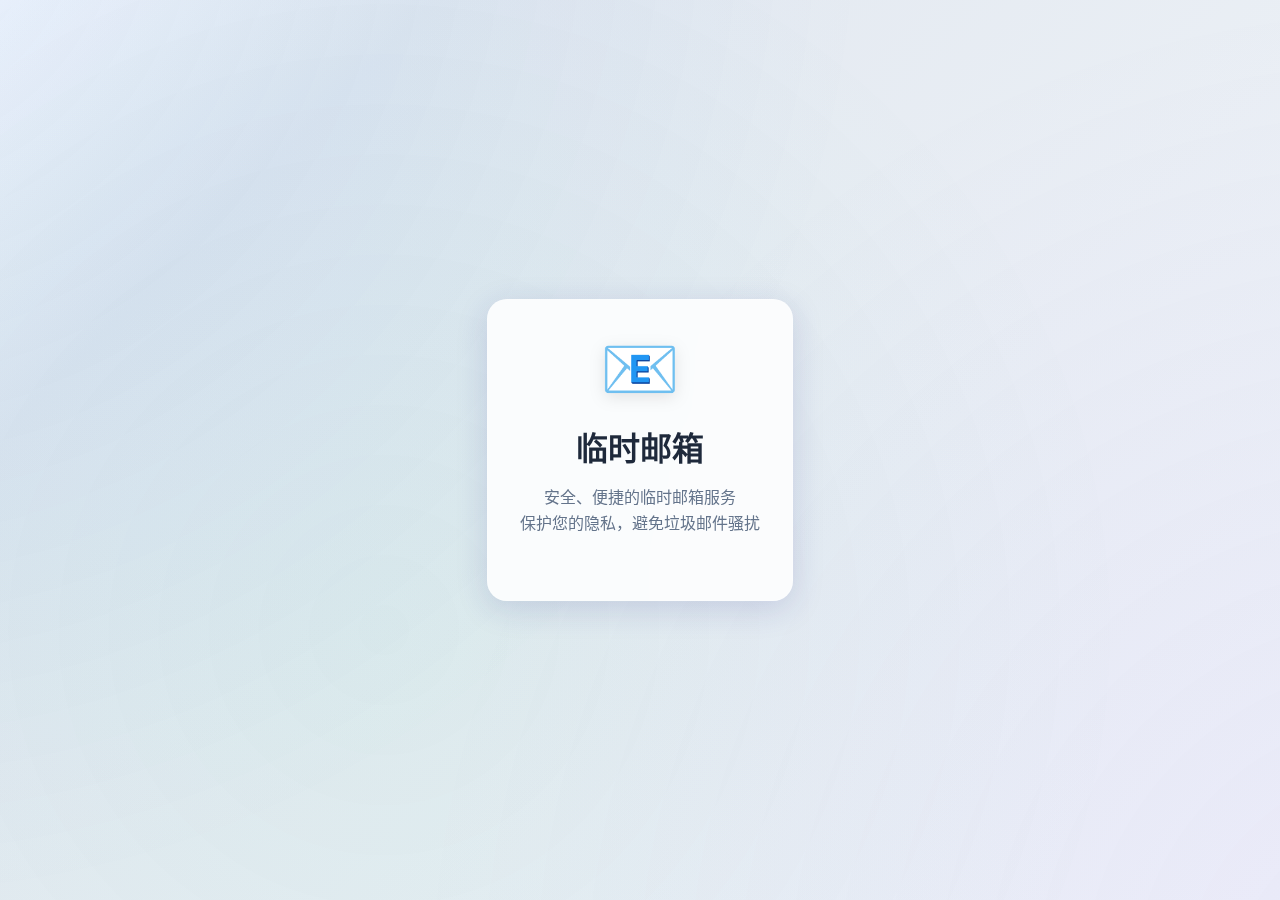
<file: public/entry.html>
<!DOCTYPE html>
<html lang="zh-CN">
  <head>
    <meta charset="utf-8" />
    <meta name="viewport" content="width=device-width, initial-scale=1" />
    <title>临时邮箱</title>
    <link rel="icon" href="favicon.svg" type="image/svg+xml" />
    <link rel="shortcut icon" href="favicon.svg" type="image/svg+xml" />
    <style>
      * {
        margin: 0;
        padding: 0;
        box-sizing: border-box;
      }
      
      body {
        font-family: -apple-system, BlinkMacSystemFont, 'Segoe UI', Roboto, sans-serif;
        background: linear-gradient(135deg, #f8fafc 0%, #e2e8f0 20%, #f1f5f9 100%);
        min-height: 100vh;
        display: flex;
        align-items: center;
        justify-content: center;
        color: #1e293b;
        position: relative;
        overflow-x: hidden;
      }
      
      body::before {
        content: '';
        position: fixed;
        top: -50%;
        left: -50%;
        width: 200%;
        height: 200%;
        background: 
          radial-gradient(circle at 20% 20%, rgba(59, 130, 246, 0.1) 0%, transparent 40%),
          radial-gradient(circle at 80% 80%, rgba(139, 92, 246, 0.08) 0%, transparent 40%),
          radial-gradient(circle at 40% 60%, rgba(16, 185, 129, 0.06) 0%, transparent 40%);
        animation: backgroundFloat 20s ease-in-out infinite;
        z-index: -1;
      }
      
      @keyframes backgroundFloat {
        0%, 100% { 
          transform: translateX(-20px) translateY(-10px) rotate(0deg); 
        }
        33% { 
          transform: translateX(20px) translateY(10px) rotate(1deg); 
        }
        66% { 
          transform: translateX(-10px) translateY(20px) rotate(-1deg); 
        }
      }
      
      .entry-container {
        text-align: center;
        padding: 2rem;
        max-width: 400px;
        background: rgba(255, 255, 255, 0.85);
        backdrop-filter: blur(20px);
        -webkit-backdrop-filter: blur(20px);
        border-radius: 20px;
        border: 1px solid rgba(255, 255, 255, 0.2);
        box-shadow: 0 8px 32px rgba(31, 38, 135, 0.15);
        position: relative;
        z-index: 1;
      }
      
      .logo {
        font-size: 4rem;
        margin-bottom: 1rem;
        animation: bounce 2s infinite;
        filter: drop-shadow(0 4px 8px rgba(0, 0, 0, 0.1));
      }
      
      .title {
        font-size: 2rem;
        margin-bottom: 1rem;
        font-weight: 700;
        color: #1e293b;
      }
      
      .subtitle {
        font-size: 1rem;
        margin-bottom: 2rem;
        color: #64748b;
        line-height: 1.6;
        font-weight: 400;
      }
      
      .btn {
        background: rgba(255, 255, 255, 0.4);
        border: 1px solid rgba(255, 255, 255, 0.2);
        color: #1e293b;
        padding: 12px 24px;
        border-radius: 12px;
        font-size: 1rem;
        cursor: pointer;
        transition: all 0.3s cubic-bezier(0.4, 0, 0.2, 1);
        text-decoration: none;
        display: inline-block;
        margin: 0 8px;
        backdrop-filter: blur(10px);
        -webkit-backdrop-filter: blur(10px);
        font-weight: 500;
      }
      
      .btn:hover {
        background: rgba(255, 255, 255, 0.6);
        border-color: rgba(255, 255, 255, 0.3);
        transform: translateY(-2px);
        box-shadow: 0 10px 25px rgba(0, 0, 0, 0.1);
      }
      
      .btn-primary {
        background: rgba(59, 130, 246, 0.9);
        color: white;
        border-color: rgba(59, 130, 246, 0.3);
      }
      
      .btn-primary:hover {
        background: rgba(59, 130, 246, 1);
        transform: translateY(-2px);
        box-shadow: 0 10px 25px rgba(59, 130, 246, 0.3);
      }
      
      @keyframes bounce {
        0%, 20%, 50%, 80%, 100% { transform: translateY(0); }
        40% { transform: translateY(-10px); }
        60% { transform: translateY(-5px); }
      }
    </style>
  </head>
  <body>
    <div class="entry-container">
      <div class="logo">📧</div>
      <h1 class="title">临时邮箱</h1>
      <p class="subtitle">
        安全、便捷的临时邮箱服务<br>
        保护您的隐私，避免垃圾邮件骚扰
      </p>
      <div>
        <!-- <a href="/loading.html" class="btn btn-primary">进入应用</a>
        <a href="/login.html" class="btn">直接登录</a> -->
      </div>
    </div>
    
    <script>
      // 自动跳转逻辑
      document.addEventListener('DOMContentLoaded', () => {
        // 延迟2秒后自动跳转到加载页面
        setTimeout(() => {
          window.location.replace('/loading.html');
        }, 2000);
      });
    </script>
  </body>
</html>
</file>
